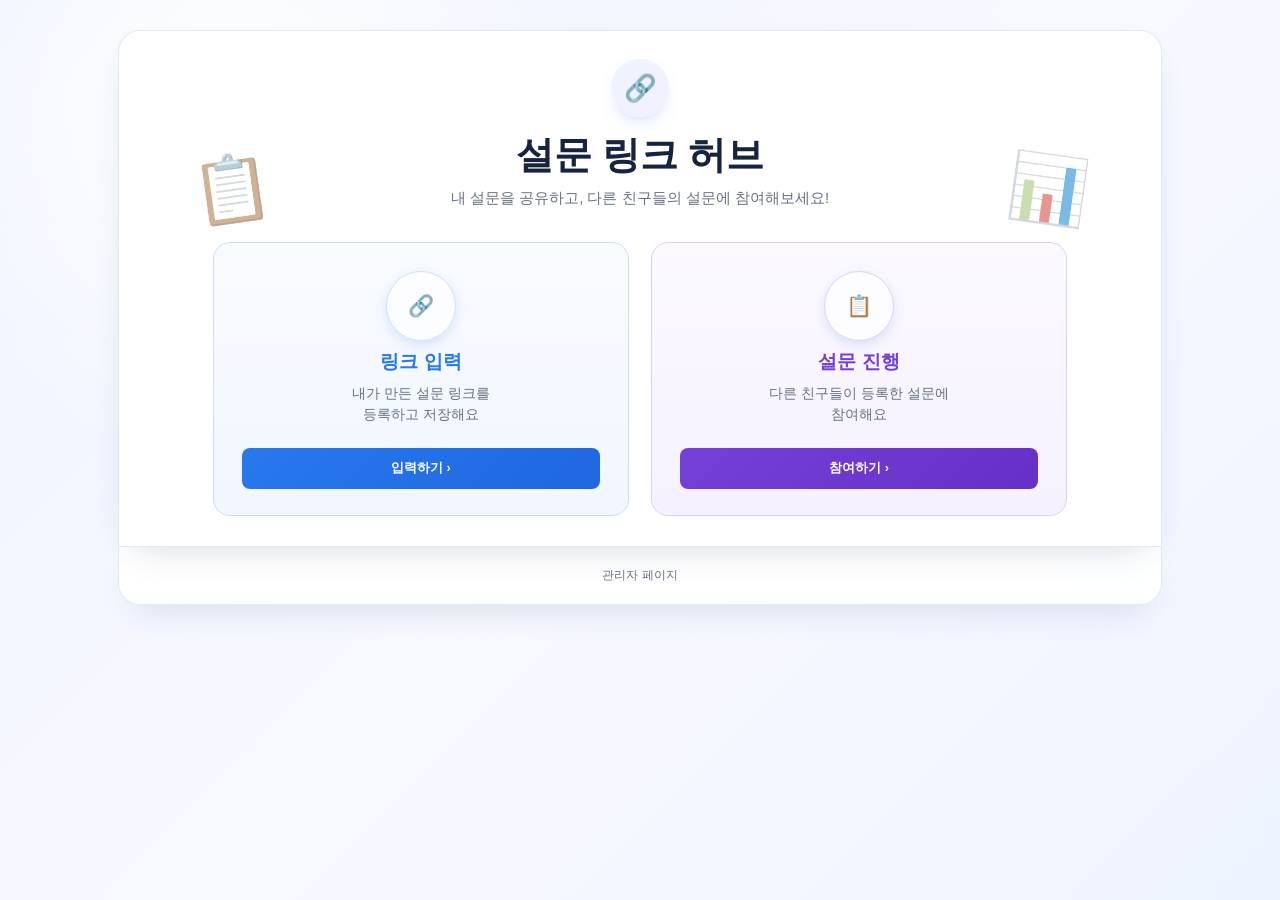
<file: index.html>
<!doctype html>
<html lang="ko">
<head>
  <meta charset="UTF-8" />
  <meta name="viewport" content="width=device-width, initial-scale=1.0" />
  <title>설문 링크 허브</title>
  <link rel="stylesheet" href="assets/style.css" />
</head>
<body class="home-page">
  <div class="wrap">
    <div class="hero-card">
      <div class="hero-icon">🔗</div>
      <h1>설문 링크 허브</h1>
      <p>내 설문을 공유하고, 다른 친구들의 설문에 참여해보세요!</p>

      <div class="home-buttons">
        <a class="home-btn blue" href="link-input.html">
          <span class="home-btn-icon">🔗</span>
          <span class="home-btn-title">링크 입력</span>
          <span class="home-btn-desc">내가 만든 설문 링크를<br />등록하고 저장해요</span>
          <span class="pill-btn blue">입력하기 ›</span>
        </a>
        <a class="home-btn purple" href="survey.html">
          <span class="home-btn-icon">📋</span>
          <span class="home-btn-title">설문 진행</span>
          <span class="home-btn-desc">다른 친구들이 등록한 설문에<br />참여해요</span>
          <span class="pill-btn purple">참여하기 ›</span>
        </a>
      </div>
    </div>

    <div class="hero-footer">
      <a href="admin.html" style="color:inherit;text-decoration:none;">관리자 페이지</a>
    </div>
  </div>
</body>
</html>
</file>
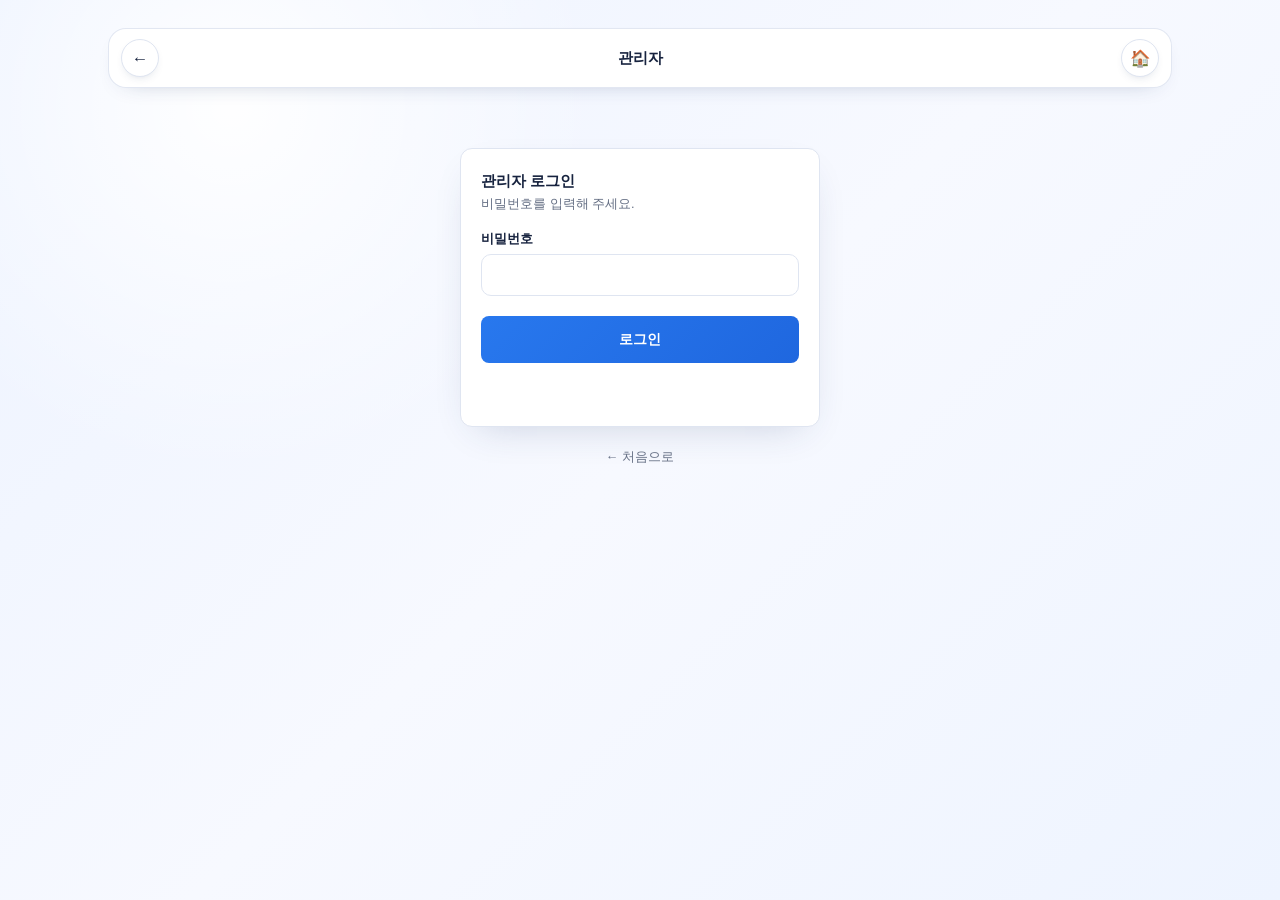
<file: admin.html>
<!doctype html>
<html lang="ko">
<head>
  <meta charset="UTF-8" />
  <meta name="viewport" content="width=device-width, initial-scale=1.0" />
  <title>관리자 - 설문 링크 허브</title>
  <link rel="stylesheet" href="assets/style.css" />
</head>
<body class="sub-page admin-page">
  <div class="wrap">
    <div class="topbar">
      <a class="icon-btn" href="index.html" aria-label="뒤로">←</a>
      <h1>관리자</h1>
      <a class="icon-btn" href="index.html" aria-label="처음으로">🏠</a>
    </div>

    <div class="card admin-login" id="loginCard">
      <h2>관리자 로그인</h2>
      <p class="card-sub">비밀번호를 입력해 주세요.</p>
      <form id="loginForm">
        <div class="field">
          <label for="pwInput">비밀번호</label>
          <input type="password" id="pwInput" required />
        </div>
        <button class="submit-btn" type="submit">로그인</button>
      </form>
      <p class="msg" id="loginMsg"></p>
    </div>

    <div id="dashboard" style="display:none;">
      <div class="card">
        <h2>반별 등록 현황</h2>
        <p class="card-sub">학급별로 설문 링크를 등록한 학생 수입니다.</p>
        <div class="class-summary" id="classSummary"></div>
      </div>

      <div class="card">
        <h2>전체 등록 목록 <span class="badge-count" id="totalBadge">0건</span></h2>
        <p class="card-sub">각 설문의 참여 완료 인원을 확인할 수 있습니다.</p>
        <div class="table-scroll">
          <table class="admin-table" id="entryTable">
            <thead>
              <tr>
                <th>학년</th><th>반</th><th>번호</th><th>이름</th>
                <th>설문 제목</th><th>링크</th><th>참여 완료</th><th>등록일</th><th>관리</th>
              </tr>
            </thead>
            <tbody id="entryBody"></tbody>
          </table>
        </div>
      </div>
    </div>

    <div class="footer-link">
      <a href="index.html">← 처음으로</a>
    </div>
  </div>

  <script type="module">
    import { createClient } from "https://esm.sh/@supabase/supabase-js@2";
    import { SUPABASE_URL, SUPABASE_ANON_KEY } from "./assets/supabase-config.js";

    const supabase = createClient(SUPABASE_URL, SUPABASE_ANON_KEY);

    const loginForm = document.getElementById("loginForm");
    const loginMsg = document.getElementById("loginMsg");
    const loginCard = document.getElementById("loginCard");
    const dashboard = document.getElementById("dashboard");
    const classSummary = document.getElementById("classSummary");
    const entryBody = document.getElementById("entryBody");
    const totalBadge = document.getElementById("totalBadge");
    const ADMIN_PASSWORD_KEY = "samu_admin_password";
    const REFRESH_INTERVAL_MS = 5000;

    let adminPassword = "";
    let refreshTimer = null;
    let isRefreshing = false;
    let allRows = [];
    let selectedClassKey = "";

    function escapeHtml(str) {
      return String(str).replace(/[&<>"']/g, (c) => ({
        "&": "&amp;", "<": "&lt;", ">": "&gt;", '"': "&quot;", "'": "&#39;",
      }[c]));
    }

    function formatDate(iso) {
      const d = new Date(iso);
      return `${d.getFullYear()}.${String(d.getMonth() + 1).padStart(2, "0")}.${String(d.getDate()).padStart(2, "0")}`;
    }

    function rowClassKey(row) {
      return `${row.grade}|${row.class_name}`;
    }

    function sortRows(rows) {
      return [...rows].sort((a, b) =>
        String(a.grade).localeCompare(String(b.grade), "ko", { numeric: true }) ||
        String(a.class_name).localeCompare(String(b.class_name), "ko", { numeric: true }) ||
        String(a.student_number).localeCompare(String(b.student_number), "ko", { numeric: true })
      );
    }

    function render(rows) {
      allRows = sortRows(rows);
      const groups = new Map();
      allRows.forEach((r) => {
        const key = rowClassKey(r);
        if (!groups.has(key)) {
          groups.set(key, {
            label: `${r.grade}학년 ${r.class_name}반`,
            count: 0,
          });
        }
        groups.get(key).count += 1;
      });

      if (selectedClassKey && !groups.has(selectedClassKey)) selectedClassKey = "";

      classSummary.innerHTML = "";
      if (groups.size > 0) {
        const allChip = document.createElement("button");
        allChip.type = "button";
        allChip.className = `class-chip${selectedClassKey ? "" : " active"}`;
        allChip.dataset.classKey = "";
        allChip.setAttribute("aria-pressed", String(!selectedClassKey));
        allChip.innerHTML = `<div class="n">${allRows.length}명</div><div class="l">전체 보기</div>`;
        classSummary.appendChild(allChip);
      }

      [...groups.entries()].forEach(([key, group]) => {
        const chip = document.createElement("button");
        chip.type = "button";
        chip.className = `class-chip${selectedClassKey === key ? " active" : ""}`;
        chip.dataset.classKey = key;
        chip.setAttribute("aria-pressed", String(selectedClassKey === key));
        chip.innerHTML = `<div class="n">${group.count}명</div><div class="l">${escapeHtml(group.label)}</div>`;
        classSummary.appendChild(chip);
      });
      if (groups.size === 0) {
        classSummary.innerHTML = `<div class="empty-state" style="grid-column:1/-1;">등록된 학급이 없습니다.</div>`;
      }

      const visibleRows = selectedClassKey
        ? allRows.filter((row) => rowClassKey(row) === selectedClassKey)
        : allRows;

      totalBadge.textContent = selectedClassKey
        ? `${visibleRows.length}건 / 전체 ${allRows.length}건`
        : `${visibleRows.length}건`;
      entryBody.innerHTML = "";
      visibleRows.forEach((r) => {
        const tr = document.createElement("tr");
        tr.innerHTML = `
          <td>${escapeHtml(r.grade)}</td>
          <td>${escapeHtml(r.class_name)}</td>
          <td>${escapeHtml(r.student_number)}</td>
          <td>${escapeHtml(r.student_name)}</td>
          <td>${escapeHtml(r.survey_title)}</td>
          <td><a href="${escapeHtml(r.link)}" target="_blank" rel="noopener noreferrer">바로가기</a></td>
          <td>${r.completed_count || 0}명</td>
          <td>${formatDate(r.created_at)}</td>
          <td><button type="button" class="delete-entry-btn" data-entry-id="${r.id}">삭제</button></td>
        `;
        entryBody.appendChild(tr);
      });
    }

    classSummary.addEventListener("click", (event) => {
      const chip = event.target.closest(".class-chip");
      if (!chip) return;

      const nextKey = chip.dataset.classKey || "";
      selectedClassKey = selectedClassKey === nextKey ? "" : nextKey;
      render(allRows);
    });

    entryBody.addEventListener("click", async (event) => {
      const button = event.target.closest(".delete-entry-btn");
      if (!button) return;

      const row = allRows.find((item) => String(item.id) === button.dataset.entryId);
      if (!row) return;

      const confirmed = window.confirm(
        `${row.grade}학년 ${row.class_name}반 ${row.student_number}번 ${row.student_name} 학생의 설문을 삭제할까요?\n삭제한 데이터는 복구할 수 없습니다.`
      );
      if (!confirmed) return;

      button.disabled = true;
      button.textContent = "삭제 중";
      const { data, error } = await supabase.rpc("delete_survey_link", {
        p_id: row.id,
        p_password: adminPassword,
      });

      if (error || data !== true) {
        window.alert("삭제하지 못했습니다. 잠시 후 다시 시도해 주세요.");
        button.disabled = false;
        button.textContent = "삭제";
        return;
      }

      await refreshDashboard();
    });

    async function refreshDashboard({ showLoginError = false } = {}) {
      if (!adminPassword || isRefreshing) return false;

      isRefreshing = true;
      const { data, error } = await supabase.rpc("admin_dashboard_with_participation", {
        p_password: adminPassword,
      });
      isRefreshing = false;

      if (error) {
        if (showLoginError) {
          loginMsg.textContent = "비밀번호가 올바르지 않습니다.";
          loginMsg.classList.add("error");
        }
        return false;
      }

      loginCard.style.display = "none";
      dashboard.style.display = "block";
      render(data || []);
      return true;
    }

    function startAutoRefresh() {
      if (refreshTimer) clearInterval(refreshTimer);
      refreshTimer = setInterval(() => {
        if (!document.hidden) refreshDashboard();
      }, REFRESH_INTERVAL_MS);
    }

    document.addEventListener("visibilitychange", () => {
      if (!document.hidden && adminPassword) refreshDashboard();
    });

    loginForm.addEventListener("submit", async (e) => {
      e.preventDefault();
      loginMsg.textContent = "";
      loginMsg.className = "msg";

      adminPassword = document.getElementById("pwInput").value;
      const authenticated = await refreshDashboard({ showLoginError: true });

      if (!authenticated) {
        adminPassword = "";
        sessionStorage.removeItem(ADMIN_PASSWORD_KEY);
        return;
      }

      sessionStorage.setItem(ADMIN_PASSWORD_KEY, adminPassword);
      startAutoRefresh();
    });

    async function restoreAdminSession() {
      const savedPassword = sessionStorage.getItem(ADMIN_PASSWORD_KEY);
      if (!savedPassword) return;

      adminPassword = savedPassword;
      const authenticated = await refreshDashboard();
      if (authenticated) {
        startAutoRefresh();
      } else {
        adminPassword = "";
        sessionStorage.removeItem(ADMIN_PASSWORD_KEY);
      }
    }

    restoreAdminSession();
  </script>
</body>
</html>
</file>
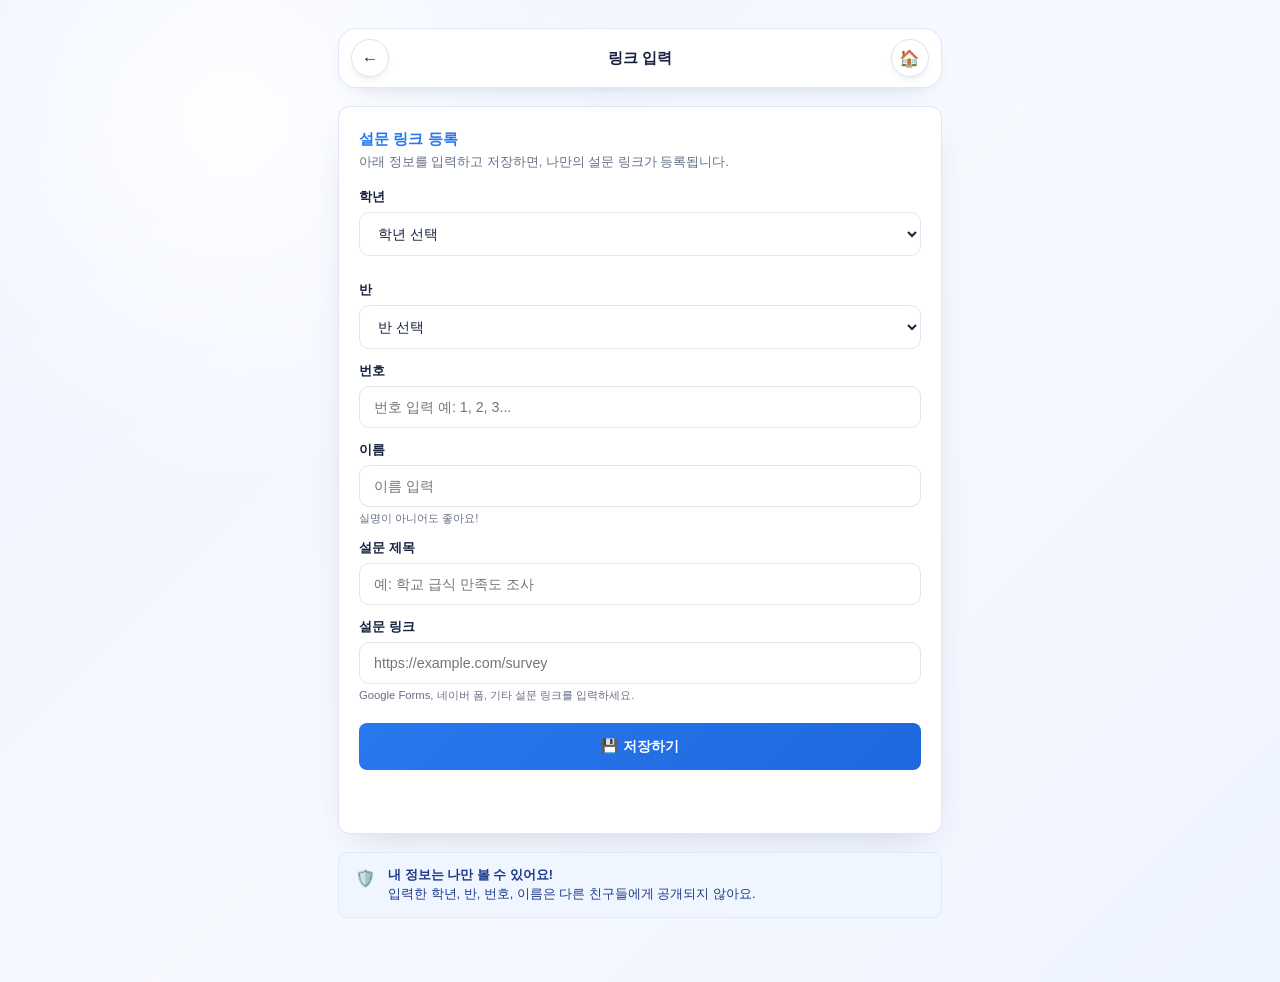
<file: link-input.html>
<!doctype html>
<html lang="ko">
<head>
  <meta charset="UTF-8" />
  <meta name="viewport" content="width=device-width, initial-scale=1.0" />
  <title>링크 입력 - 설문 링크 허브</title>
  <link rel="stylesheet" href="assets/style.css" />
</head>
<body class="sub-page link-page">
  <div class="wrap">
    <div class="topbar">
      <a class="icon-btn" href="index.html" aria-label="뒤로">←</a>
      <h1>링크 입력</h1>
      <a class="icon-btn" href="index.html" aria-label="처음으로">🏠</a>
    </div>

    <div class="card">
      <h2>설문 링크 등록</h2>
      <p class="card-sub">아래 정보를 입력하고 저장하면, 나만의 설문 링크가 등록됩니다.</p>

      <form id="linkForm">
        <div class="field-row">
          <div class="field">
            <label for="gradeInput">학년</label>
            <select id="gradeInput" required>
              <option value="" disabled selected>학년 선택</option>
              <option>1</option>
              <option>2</option>
              <option>3</option>
            </select>
          </div>
          <div class="field">
            <label for="classInput">반</label>
            <select id="classInput" required>
              <option value="" disabled selected>반 선택</option>
              <option>금융</option>
              <option>창업</option>
              <option>유통</option>
            </select>
          </div>
        </div>

        <div class="field">
          <label for="numberInput">번호</label>
          <input type="text" id="numberInput" placeholder="번호 입력 예: 1, 2, 3..." required inputmode="numeric" />
        </div>

        <div class="field">
          <label for="nameInput">이름</label>
          <input type="text" id="nameInput" placeholder="이름 입력" required />
          <div class="field-hint">실명이 아니어도 좋아요!</div>
        </div>

        <div class="field">
          <label for="titleInput">설문 제목</label>
          <input type="text" id="titleInput" placeholder="예: 학교 급식 만족도 조사" required />
        </div>

        <div class="field">
          <label for="linkInput">설문 링크</label>
          <input type="url" id="linkInput" placeholder="https://example.com/survey" required />
          <div class="field-hint">Google Forms, 네이버 폼, 기타 설문 링크를 입력하세요.</div>
        </div>

        <button class="submit-btn" type="submit" id="submitBtn">💾 저장하기</button>
      </form>
      <p class="msg" id="msg"></p>
    </div>

    <div class="info-box">
      <span class="info-icon">🛡️</span>
      <div>
        <b>내 정보는 나만 볼 수 있어요!</b>
        입력한 학년, 반, 번호, 이름은 다른 친구들에게 공개되지 않아요.
      </div>
    </div>
  </div>

  <script type="module">
    import { createClient } from "https://esm.sh/@supabase/supabase-js@2";
    import { SUPABASE_URL, SUPABASE_ANON_KEY } from "./assets/supabase-config.js";

    const supabase = createClient(SUPABASE_URL, SUPABASE_ANON_KEY);

    const form = document.getElementById("linkForm");
    const msg = document.getElementById("msg");
    const submitBtn = document.getElementById("submitBtn");

    form.addEventListener("submit", async (e) => {
      e.preventDefault();
      msg.textContent = "";
      msg.className = "msg";

      const grade = document.getElementById("gradeInput").value;
      const class_name = document.getElementById("classInput").value;
      const student_number = document.getElementById("numberInput").value.trim();
      const student_name = document.getElementById("nameInput").value.trim();
      const survey_title = document.getElementById("titleInput").value.trim();
      const link = document.getElementById("linkInput").value.trim();

      if (!grade || !class_name || !student_number || !student_name || !survey_title || !link) return;
      if (!/^https?:\/\//i.test(link)) {
        msg.textContent = "설문 링크는 http:// 또는 https:// 로 시작해야 합니다.";
        msg.classList.add("error");
        return;
      }

      submitBtn.disabled = true;
      submitBtn.textContent = "등록 중...";

      const { error } = await supabase
        .from("survey_links")
        .insert([{ grade, class_name, student_number, student_name, survey_title, link }]);

      submitBtn.disabled = false;
      submitBtn.textContent = "💾 저장하기";

      if (error) {
        msg.textContent = "등록에 실패했습니다: " + error.message;
        msg.classList.add("error");
        return;
      }

      msg.textContent = "설문 링크가 등록되었습니다! 감사합니다.";
      msg.classList.add("success");
      form.reset();
    });
  </script>
</body>
</html>
</file>
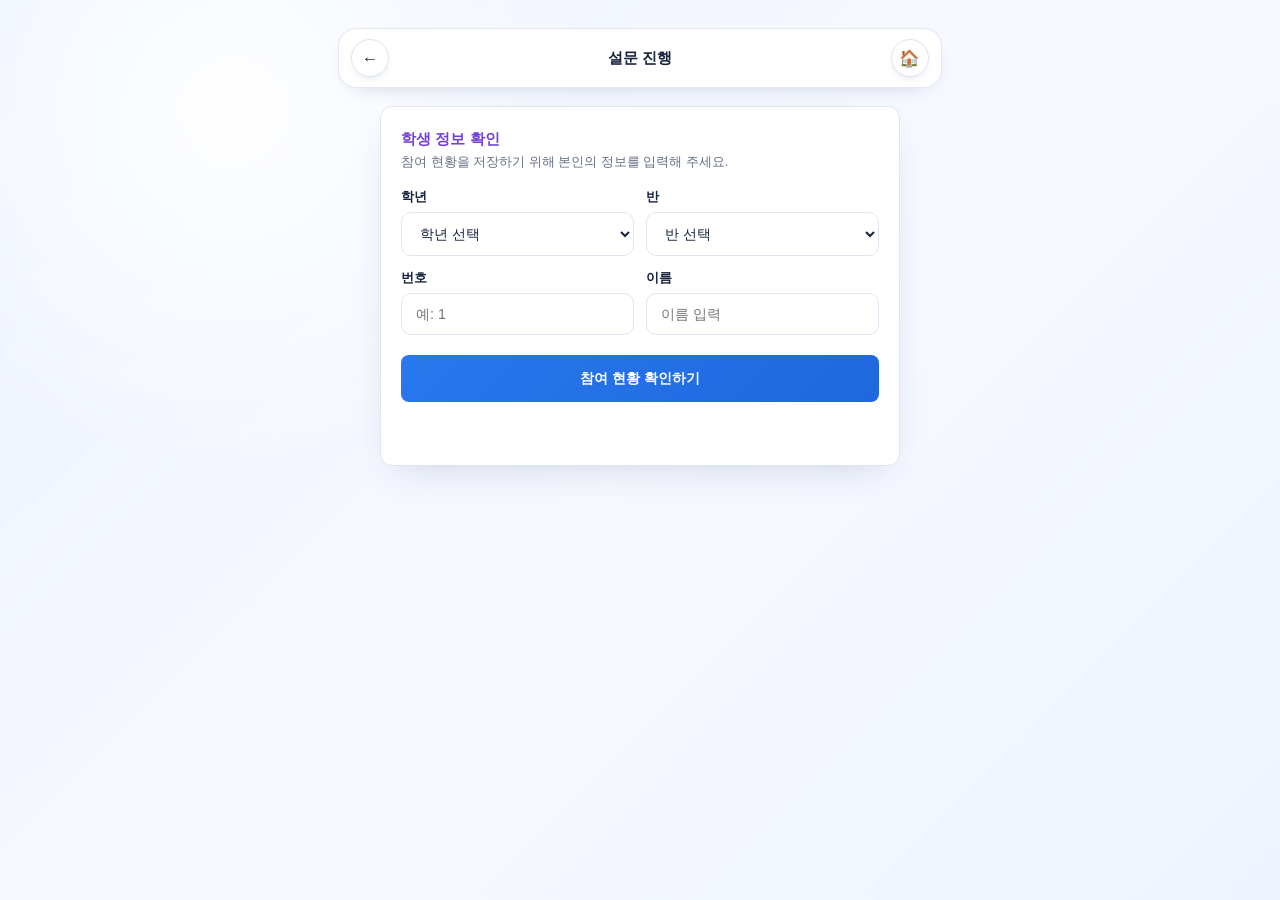
<file: survey.html>
<!doctype html>
<html lang="ko">
<head>
  <meta charset="UTF-8" />
  <meta name="viewport" content="width=device-width, initial-scale=1.0" />
  <title>설문 진행 - 설문 링크 허브</title>
  <link rel="stylesheet" href="assets/style.css" />
</head>
<body class="sub-page survey-page">
  <div class="wrap">
    <div class="topbar">
      <a class="icon-btn" href="index.html" aria-label="뒤로">←</a>
      <h1>설문 진행</h1>
      <a class="icon-btn" href="index.html" aria-label="처음으로">🏠</a>
    </div>

    <div class="card survey-identity-card" id="identityCard">
      <h2>학생 정보 확인</h2>
      <p class="card-sub">참여 현황을 저장하기 위해 본인의 정보를 입력해 주세요.</p>
      <form id="identityForm">
        <div class="survey-identity-grid">
          <div class="field">
            <label for="gradeInput">학년</label>
            <select id="gradeInput" required>
              <option value="" disabled selected>학년 선택</option>
              <option>1</option><option>2</option><option>3</option>
            </select>
          </div>
          <div class="field">
            <label for="classInput">반</label>
            <select id="classInput" required>
              <option value="" disabled selected>반 선택</option>
              <option>금융</option><option>창업</option><option>유통</option>
            </select>
          </div>
          <div class="field">
            <label for="numberInput">번호</label>
            <input type="text" id="numberInput" inputmode="numeric" placeholder="예: 1" required />
          </div>
          <div class="field">
            <label for="nameInput">이름</label>
            <input type="text" id="nameInput" placeholder="이름 입력" required />
          </div>
        </div>
        <button class="submit-btn" type="submit">참여 현황 확인하기</button>
      </form>
      <p class="msg" id="identityMsg"></p>
    </div>

    <div id="surveyDashboard" style="display:none;">
      <div class="card survey-progress-card">
        <div class="survey-student-head">
          <div>
            <h2 id="studentLabel">나의 참여 현황</h2>
            <p class="card-sub">설문 참여 상태는 자동으로 저장됩니다.</p>
          </div>
          <button class="student-change-btn" type="button" id="changeStudentBtn">학생 정보 변경</button>
        </div>
        <div class="survey-progress-count" id="progressCount">전체 0개 · 완료 0개 · 미참여 0개</div>
        <div class="survey-progress-track" aria-hidden="true"><span id="progressBar"></span></div>
        <div class="survey-filters" id="surveyFilters" aria-label="설문 참여 상태 필터">
          <button type="button" class="survey-filter active" data-filter="all">전체</button>
          <button type="button" class="survey-filter" data-filter="pending">미참여</button>
          <button type="button" class="survey-filter" data-filter="completed">참여 완료</button>
        </div>
      </div>

      <div class="card">
        <h2>참여 가능한 설문 목록</h2>
        <p class="card-sub">설문을 연 뒤 이 페이지로 돌아와 ‘참여 완료’를 눌러 주세요.</p>

        <div class="survey-list" id="surveyList"></div>
        <div class="empty-state" id="emptyState" style="display:none;">아직 등록된 설문이 없습니다.</div>
      </div>

      <div class="info-box purple">
        <span class="info-icon">ℹ️</span>
        <div>
          <b>참여 상태 안내</b>
          설문 링크를 열면 ‘참여 중’, 완료 버튼을 누르면 ‘참여 완료’로 표시됩니다. 설문 응답 자체는 익명으로 유지됩니다.
        </div>
      </div>
    </div>
  </div>

  <script type="module">
    import { createClient } from "https://esm.sh/@supabase/supabase-js@2";
    import { SUPABASE_URL, SUPABASE_ANON_KEY } from "./assets/supabase-config.js";

    const supabase = createClient(SUPABASE_URL, SUPABASE_ANON_KEY);

    const STUDENT_STORAGE_KEY = "samu_survey_student";

    const identityCard = document.getElementById("identityCard");
    const identityForm = document.getElementById("identityForm");
    const identityMsg = document.getElementById("identityMsg");
    const dashboard = document.getElementById("surveyDashboard");
    const studentLabel = document.getElementById("studentLabel");
    const changeStudentBtn = document.getElementById("changeStudentBtn");
    const progressCount = document.getElementById("progressCount");
    const progressBar = document.getElementById("progressBar");
    const filtersEl = document.getElementById("surveyFilters");
    const listEl = document.getElementById("surveyList");
    const emptyEl = document.getElementById("emptyState");

    let student = null;
    let surveys = [];
    let participation = new Map();
    let activeFilter = "all";

    function formatDate(iso) {
      const d = new Date(iso);
      return `${d.getFullYear()}.${String(d.getMonth() + 1).padStart(2, "0")}.${String(d.getDate()).padStart(2, "0")}`;
    }

    function escapeHtml(str) {
      return String(str).replace(/[&<>"']/g, (c) => ({
        "&": "&amp;", "<": "&lt;", ">": "&gt;", '"': "&quot;", "'": "&#39;",
      }[c]));
    }

    function studentParams() {
      return {
        p_grade: student.grade,
        p_class_name: student.className,
        p_student_number: student.number,
        p_student_name: student.name,
      };
    }

    function renderProgress() {
      const completed = surveys.filter((row) => participation.get(row.id) === "completed").length;
      const pending = surveys.length - completed;
      const percent = surveys.length ? Math.round((completed / surveys.length) * 100) : 0;
      progressCount.textContent = `전체 ${surveys.length}개 · 완료 ${completed}개 · 미참여 ${pending}개`;
      progressBar.style.width = `${percent}%`;
    }

    function filteredSurveys() {
      if (activeFilter === "completed") {
        return surveys.filter((row) => participation.get(row.id) === "completed");
      }
      if (activeFilter === "pending") {
        return surveys.filter((row) => participation.get(row.id) !== "completed");
      }
      return surveys;
    }

    function renderList() {
      renderProgress();
      const visibleSurveys = filteredSurveys();
      listEl.innerHTML = "";
      emptyEl.style.display = visibleSurveys.length ? "none" : "block";
      emptyEl.textContent = surveys.length
        ? "이 조건에 해당하는 설문이 없습니다."
        : "아직 등록된 설문이 없습니다.";

      visibleSurveys.forEach((row) => {
        const status = participation.get(row.id) || "pending";
        const statusLabel = status === "completed" ? "참여 완료" : status === "started" ? "참여 중" : "미참여";
        const el = document.createElement("div");
        el.className = `survey-row status-${status}`;
        el.innerHTML = `
          <span class="survey-row-icon">📄</span>
          <span class="survey-row-body">
            <span class="survey-row-title">${escapeHtml(row.survey_title)}</span>
            <span class="survey-row-meta"><span class="survey-status status-${status}">${statusLabel}</span> · 등록일 ${formatDate(row.created_at)}</span>
          </span>
          <span class="survey-row-actions">
            <a class="pill-btn purple survey-open-btn" href="${escapeHtml(row.link)}" target="_blank" rel="noopener noreferrer" data-id="${row.id}">${status === "completed" ? "다시 열기" : "참여하기"}</a>
            ${status === "completed" ? "" : `<button type="button" class="survey-complete-btn" data-id="${row.id}">참여 완료</button>`}
          </span>
        `;
        el.querySelector(".survey-open-btn").addEventListener("click", () => {
          supabase.rpc("increment_survey_click", { p_id: row.id });
          if (!participation.has(row.id)) saveStatus(row.id, "started");
        });
        listEl.appendChild(el);
      });
    }

    async function saveStatus(surveyId, status) {
      const { error } = await supabase.rpc("save_survey_participation", {
        ...studentParams(),
        p_survey_id: surveyId,
        p_status: status,
      });
      if (error) {
        window.alert("참여 상태를 저장하지 못했습니다. 잠시 후 다시 시도해 주세요.");
        return false;
      }
      participation.set(surveyId, status);
      renderList();
      return true;
    }

    listEl.addEventListener("click", async (event) => {
      const button = event.target.closest(".survey-complete-btn");
      if (!button) return;
      button.disabled = true;
      button.textContent = "저장 중";
      await saveStatus(Number(button.dataset.id), "completed");
    });

    filtersEl.addEventListener("click", (event) => {
      const button = event.target.closest(".survey-filter");
      if (!button) return;
      activeFilter = button.dataset.filter;
      filtersEl.querySelectorAll(".survey-filter").forEach((item) => {
        item.classList.toggle("active", item === button);
      });
      renderList();
    });

    async function loadDashboard() {
      listEl.innerHTML = `<div class="empty-state">참여 현황을 불러오는 중입니다.</div>`;
      emptyEl.style.display = "none";
      const [surveyResult, participationResult] = await Promise.all([
        supabase
          .from("public_survey_links")
          .select("id, survey_title, link, created_at")
          .order("created_at", { ascending: false }),
        supabase.rpc("get_survey_participation", studentParams()),
      ]);

      if (surveyResult.error || participationResult.error) {
        listEl.innerHTML = "";
        emptyEl.style.display = "block";
        emptyEl.textContent = "참여 현황을 불러오지 못했습니다. 잠시 후 다시 시도해 주세요.";
        return;
      }

      surveys = surveyResult.data || [];
      participation = new Map(
        (participationResult.data || []).map((row) => [row.survey_id, row.status])
      );
      renderList();
    }

    async function openDashboard(nextStudent) {
      student = nextStudent;
      localStorage.setItem(STUDENT_STORAGE_KEY, JSON.stringify(student));
      studentLabel.textContent = `${student.grade}학년 ${student.className}반 ${student.number}번 ${student.name}`;
      identityCard.style.display = "none";
      dashboard.style.display = "block";
      await loadDashboard();
    }

    identityForm.addEventListener("submit", (event) => {
      event.preventDefault();
      identityMsg.textContent = "";
      openDashboard({
        grade: document.getElementById("gradeInput").value,
        className: document.getElementById("classInput").value,
        number: document.getElementById("numberInput").value.trim(),
        name: document.getElementById("nameInput").value.trim(),
      });
    });

    changeStudentBtn.addEventListener("click", () => {
      localStorage.removeItem(STUDENT_STORAGE_KEY);
      student = null;
      dashboard.style.display = "none";
      identityCard.style.display = "block";
      document.getElementById("gradeInput").focus();
    });

    function restoreStudent() {
      try {
        const saved = JSON.parse(localStorage.getItem(STUDENT_STORAGE_KEY));
        if (!saved?.grade || !saved?.className || !saved?.number || !saved?.name) return;
        openDashboard(saved);
      } catch {
        localStorage.removeItem(STUDENT_STORAGE_KEY);
      }
    }

    restoreStudent();
  </script>
</body>
</html>
</file>
<file: assets/style.css>
:root {
  --bg-a: #edf3ff;
  --bg-b: #f7f9ff;
  --bg-c: #eef4ff;
  --card-bg: #ffffff;
  --text: #17233f;
  --muted: #667085;
  --border: #dfe5f1;
  --blue: #2878ee;
  --blue-dark: #1f67df;
  --purple: #7540d7;
  --purple-dark: #6630c8;
  --danger: #dc2626;
  --success: #16a34a;
  --shadow: 0 14px 38px -18px rgba(36, 58, 104, 0.24);
}

* {
  box-sizing: border-box;
}

html {
  font-size: 15px;
}

body {
  margin: 0;
  min-height: 100vh;
  font-family: -apple-system, BlinkMacSystemFont, "Segoe UI", "Apple SD Gothic Neo",
    "Noto Sans KR", Roboto, sans-serif;
  background:
    radial-gradient(circle at 18% 12%, rgba(255,255,255,.95), transparent 28%),
    linear-gradient(135deg, var(--bg-a) 0%, var(--bg-b) 50%, var(--bg-c) 100%);
  color: var(--text);
}

.wrap {
  max-width: 640px;
  margin: 0 auto;
  padding: 28px 18px 64px;
}

.home-page .wrap {
  max-width: 1080px;
  padding-top: 30px;
}

/* Top bar (sub-pages) */
.topbar {
  display: flex;
  align-items: center;
  justify-content: space-between;
  padding: 10px 12px;
  margin-bottom: 18px;
  background: rgba(255,255,255,.96);
  border: 1px solid rgba(223,229,241,.9);
  border-radius: 18px;
  box-shadow: 0 8px 24px -18px rgba(30,55,100,.45);
}

.icon-btn {
  display: inline-flex;
  align-items: center;
  justify-content: center;
  width: 38px;
  height: 38px;
  border-radius: 999px;
  background: var(--card-bg);
  border: 1px solid var(--border);
  color: var(--text);
  text-decoration: none;
  font-size: 1.1rem;
  box-shadow: 0 4px 12px -8px rgba(30,55,100,.45);
}

.topbar h1 {
  font-size: 1rem;
  font-weight: 600;
  margin: 0;
}

/* Hero card (home page) */
.hero-card {
  background: var(--card-bg);
  border: 1px solid rgba(223,229,241,.85);
  border-radius: 22px 22px 0 0;
  box-shadow: var(--shadow);
  padding: 28px 9% 30px;
  text-align: center;
  margin-top: 0;
  position: relative;
  overflow: hidden;
}

.hero-card::before,
.hero-card::after {
  position: absolute;
  top: 120px;
  font-size: 4.3rem;
  opacity: .58;
  filter: saturate(.8);
  transform: rotate(-8deg);
}

.hero-card::before {
  content: "📋";
  left: 7%;
}

.hero-card::after {
  content: "📊";
  right: 7%;
  transform: rotate(8deg);
}

.hero-icon {
  width: 58px;
  height: 58px;
  margin: 0 auto 14px;
  border-radius: 999px;
  display: flex;
  align-items: center;
  justify-content: center;
  font-size: 1.75rem;
  background: linear-gradient(135deg, #edf5ff, #f3efff);
  box-shadow: 0 8px 20px -12px rgba(37,99,235,.55);
}

.hero-card h1 {
  font-size: clamp(1.85rem, 4vw, 2.5rem);
  font-weight: 700;
  margin: 0 0 8px;
}

.hero-card > p {
  color: var(--muted);
  margin: 0 0 34px;
  font-size: 1rem;
}

.home-buttons {
  display: flex;
  gap: 22px;
  flex-wrap: wrap;
}

.home-btn {
  flex: 1 1 220px;
  display: flex;
  flex-direction: column;
  align-items: center;
  text-align: center;
  gap: 8px;
  background: linear-gradient(180deg, #f8fbff, #f1f6ff);
  border: 1px solid #ccdcf4;
  border-radius: 17px;
  padding: 28px 28px 26px;
  text-decoration: none;
  color: var(--text);
  transition: transform 0.12s ease, box-shadow 0.12s ease;
}

.home-btn.purple {
  background: linear-gradient(180deg, #fbf9ff, #f6f1ff);
  border-color: #ddd0f3;
}

.home-btn:hover {
  transform: translateY(-3px);
  box-shadow: var(--shadow);
}

.home-btn-icon {
  width: 70px;
  height: 70px;
  border-radius: 999px;
  display: flex;
  align-items: center;
  justify-content: center;
  font-size: 1.4rem;
  background: rgba(255,255,255,.72);
  border: 1px solid #cfe0fb;
  box-shadow: 0 4px 12px rgba(37, 99, 235, 0.15);
}

.home-btn.purple .home-btn-icon {
  border-color: #dfd0f8;
}

.home-btn-title {
  font-size: 1.25rem;
  font-weight: 600;
}

.home-btn.blue .home-btn-title {
  color: var(--blue);
}

.home-btn.purple .home-btn-title {
  color: var(--purple);
}

.home-btn-desc {
  color: var(--muted);
  font-size: 0.92rem;
  line-height: 1.55;
}

.pill-btn {
  display: inline-flex;
  align-items: center;
  gap: 6px;
  margin-top: 10px;
  padding: 10px 20px;
  border-radius: 8px;
  border: none;
  font-weight: 600;
  font-size: 0.85rem;
  color: #fff;
  cursor: pointer;
}

.home-btn .pill-btn {
  width: 100%;
  justify-content: center;
  margin-top: 14px;
  padding: 12px 20px;
}

.pill-btn.blue {
  background: linear-gradient(135deg, var(--blue), var(--blue-dark));
}

.pill-btn.purple {
  background: linear-gradient(135deg, var(--purple), var(--purple-dark));
}

.hero-footer {
  text-align: center;
  color: var(--muted);
  font-size: 0.8rem;
  margin-top: 0;
  padding: 20px;
  background: rgba(255,255,255,.93);
  border: 1px solid rgba(223,229,241,.85);
  border-top: 0;
  border-radius: 0 0 22px 22px;
  box-shadow: var(--shadow);
}

/* Generic content card */
.card {
  background: var(--card-bg);
  border: 1px solid var(--border);
  border-radius: 12px;
  box-shadow: var(--shadow);
  padding: 22px 20px;
  margin-bottom: 18px;
}

.card h2 {
  font-size: 1.03rem;
  font-weight: 600;
  margin: 0 0 4px;
}

.link-page .card h2 { color: var(--blue); }
.survey-page .card h2 { color: var(--purple); }

.card .card-sub {
  color: var(--muted);
  font-size: 0.85rem;
  margin: 0 0 18px;
}

/* Form fields */
.field {
  margin-bottom: 14px;
}

.field label {
  display: block;
  font-size: 0.85rem;
  font-weight: 600;
  color: var(--text);
  margin-bottom: 6px;
}

.field-hint {
  font-size: 0.75rem;
  color: var(--muted);
  margin-top: 4px;
}

.field input,
.field select {
  width: 100%;
  padding: 12px 14px;
  border: 1px solid var(--border);
  border-radius: 10px;
  font-size: 0.95rem;
  outline: none;
  background: #fff;
  color: var(--text);
  font-family: inherit;
}

.field input:focus,
.field select:focus {
  border-color: var(--blue);
}

.field-row {
  display: grid;
  grid-template-columns: 1fr;
  gap: 12px;
}

.submit-btn {
  width: 100%;
  padding: 14px;
  font-size: 0.94rem;
  border: none;
  border-radius: 8px;
  background: linear-gradient(135deg, var(--blue), var(--blue-dark));
  color: #fff;
  font-weight: 600;
  cursor: pointer;
  margin-top: 6px;
}

.submit-btn:disabled {
  opacity: 0.6;
  cursor: default;
}

.msg {
  min-height: 1.2em;
  margin-top: 12px;
  font-size: 0.88rem;
  font-weight: 600;
}

.msg.success {
  color: var(--success);
}

.msg.error {
  color: var(--danger);
}

/* Info box */
.info-box {
  display: flex;
  gap: 12px;
  align-items: flex-start;
  background: #eff6ff;
  border: 1px solid #dbeafe;
  border-radius: 9px;
  padding: 14px 16px;
  font-size: 0.85rem;
  color: #1e3a8a;
}

.info-box.purple {
  background: #f5f3ff;
  border-color: #ede9fe;
  color: #4c1d95;
}

.info-box .info-icon {
  font-size: 1.1rem;
  line-height: 1.4;
}

.info-box b {
  display: block;
  margin-bottom: 2px;
}

/* Survey list */
.survey-list {
  display: flex;
  flex-direction: column;
  gap: 0;
  border: 1px solid var(--border);
  border-radius: 10px;
  overflow: hidden;
}

.survey-row {
  display: flex;
  align-items: center;
  gap: 12px;
  border: 0;
  border-bottom: 1px solid var(--border);
  border-radius: 0;
  padding: 14px 16px;
}

.survey-row:last-child { border-bottom: 0; }

.survey-row-icon {
  width: 38px;
  height: 38px;
  flex: none;
  border-radius: 10px;
  background: #f4efff;
  color: var(--purple);
  display: flex;
  align-items: center;
  justify-content: center;
  font-size: 1.05rem;
}

.survey-row-body {
  flex: 1;
  min-width: 0;
}

.survey-row-title {
  font-weight: 600;
  font-size: 0.93rem;
  overflow: hidden;
  text-overflow: ellipsis;
  white-space: nowrap;
}

.survey-row .pill-btn,
.survey-complete-btn,
.student-change-btn,
.survey-filter {
  display: inline-flex;
  align-items: center;
  justify-content: center;
  min-height: 34px;
  margin-top: 0;
  padding: 8px 14px;
  border: 1px solid;
  border-radius: 8px;
  font: inherit;
  font-size: .76rem;
  font-weight: 600;
  line-height: 1;
  text-decoration: none;
  white-space: nowrap;
  cursor: pointer;
  transition: background-color .15s ease, border-color .15s ease, color .15s ease;
}

.survey-row .pill-btn {
  border-color: #bfdbfe;
  background: #eff6ff;
  color: #1d4ed8;
}

.survey-row .pill-btn:hover {
  border-color: #93c5fd;
  background: #dbeafe;
}

.survey-row-meta {
  color: var(--muted);
  font-size: 0.78rem;
  margin-top: 2px;
}

.survey-identity-card {
  max-width: 520px;
  margin-left: auto;
  margin-right: auto;
}

.survey-identity-grid {
  display: grid;
  grid-template-columns: 1fr 1fr;
  gap: 0 12px;
}

.survey-student-head {
  display: flex;
  align-items: flex-start;
  justify-content: space-between;
  gap: 14px;
}

.student-change-btn {
  flex: none;
  border-color: #cbd5e1;
  background: #f8fafc;
  color: #334155;
}

.student-change-btn:hover {
  border-color: #94a3b8;
  background: #f1f5f9;
}

.survey-progress-count {
  color: var(--text);
  font-size: .85rem;
  font-weight: 600;
  margin-bottom: 9px;
}

.survey-progress-track {
  height: 9px;
  overflow: hidden;
  border-radius: 999px;
  background: #ede9fe;
}

.survey-progress-track span {
  display: block;
  width: 0;
  height: 100%;
  border-radius: inherit;
  background: linear-gradient(90deg, var(--purple), #9b6ae4);
  transition: width .2s ease;
}

.survey-filters {
  display: flex;
  gap: 8px;
  margin-top: 16px;
}

.survey-filter {
  border-color: #cbd5e1;
  background: #f8fafc;
  color: #475569;
}

.survey-filter[data-filter="all"] {
  border-color: #bfdbfe;
  background: #eff6ff;
  color: #1d4ed8;
}

.survey-filter[data-filter="pending"] {
  border-color: #bae6fd;
  background: #f0f9ff;
  color: #0369a1;
}

.survey-filter[data-filter="completed"] {
  border-color: #c7d2fe;
  background: #eef2ff;
  color: #4338ca;
}

.survey-filter.active {
  box-shadow: inset 0 0 0 1px currentColor;
}

.survey-filter:hover {
  filter: brightness(.97);
}

.survey-row-actions {
  display: flex;
  align-items: center;
  gap: 7px;
  flex: none;
}

.survey-complete-btn {
  border-color: #7dd3fc;
  background: #e0f2fe;
  color: #0369a1;
}

.survey-complete-btn:hover {
  border-color: #38bdf8;
  background: #bae6fd;
}

.survey-complete-btn:disabled {
  cursor: wait;
  opacity: .6;
}

.survey-status {
  font-weight: 600;
}

.survey-status.status-pending { color: var(--muted); }
.survey-status.status-started { color: #d97706; }
.survey-status.status-completed { color: #15803d; }

.survey-row.status-completed {
  background: #fbfefc;
}

@media (max-width: 560px) {
  .survey-identity-grid {
    grid-template-columns: 1fr;
  }

  .survey-student-head {
    display: block;
  }

  .student-change-btn {
    margin-bottom: 14px;
  }

  .survey-filters {
    display: grid;
    grid-template-columns: repeat(3, 1fr);
  }

  .survey-filter {
    padding-left: 6px;
    padding-right: 6px;
  }

  .survey-row {
    align-items: flex-start;
    flex-wrap: wrap;
  }

  .survey-row-body {
    width: calc(100% - 50px);
  }

  .survey-row-actions {
    width: 100%;
    padding-left: 50px;
  }

  .survey-row-actions .pill-btn,
  .survey-complete-btn {
    flex: 1;
    justify-content: center;
    text-align: center;
  }
}

.empty-state {
  text-align: center;
  color: var(--muted);
  padding: 40px 0;
}

/* Admin */
.admin-login {
  max-width: 360px;
  margin: 60px auto 0;
}

.admin-page .wrap {
  max-width: 1100px;
}

@media (max-width: 760px) {
  .home-page .wrap { padding-top: 18px; }
  .hero-card { padding: 30px 22px 26px; }
  .hero-card::before,
  .hero-card::after { display: none; }
  .home-buttons { gap: 14px; }
  .home-btn { flex-basis: 100%; }
}

@media (max-width: 480px) {
  .wrap { padding: 14px 10px 40px; }
  .topbar { border-radius: 14px; }
  .card { padding: 20px 16px; }
  .survey-row { gap: 10px; padding: 12px; }
  .survey-row .pill-btn { padding: 8px 10px; font-size: .8rem; }
}

.class-summary {
  display: grid;
  grid-template-columns: repeat(auto-fill, minmax(120px, 1fr));
  gap: 10px;
  margin-bottom: 6px;
}

.class-chip {
  appearance: none;
  width: 100%;
  background: #fff;
  font: inherit;
  cursor: pointer;
  border: 1px solid var(--border);
  border-radius: 12px;
  padding: 10px 12px;
  text-align: center;
  transition: border-color .15s ease, background-color .15s ease, box-shadow .15s ease;
}

.class-chip:hover {
  border-color: var(--blue);
  background: #f8fbff;
}

.class-chip:focus-visible {
  outline: 3px solid rgba(37, 99, 235, .18);
  outline-offset: 2px;
}

.class-chip.active {
  border-color: var(--blue);
  background: #eff6ff;
  box-shadow: inset 0 0 0 1px var(--blue);
}

.class-chip .n {
  font-weight: 700;
  font-size: 1.12rem;
  color: var(--blue);
}

.class-chip .l {
  font-size: 0.75rem;
  color: var(--muted);
  margin-top: 2px;
}

table.admin-table {
  width: 100%;
  table-layout: fixed;
  border-collapse: collapse;
  font-size: 0.85rem;
}

table.admin-table th:nth-child(1),
table.admin-table td:nth-child(1) { width: 6%; }
table.admin-table th:nth-child(2),
table.admin-table td:nth-child(2) { width: 8%; }
table.admin-table th:nth-child(3),
table.admin-table td:nth-child(3) { width: 7%; }
table.admin-table th:nth-child(4),
table.admin-table td:nth-child(4) { width: 10%; }
table.admin-table th:nth-child(5),
table.admin-table td:nth-child(5) { width: 23%; }
table.admin-table th:nth-child(6),
table.admin-table td:nth-child(6) { width: 10%; }
table.admin-table th:nth-child(7),
table.admin-table td:nth-child(7) { width: 10%; }
table.admin-table th:nth-child(8),
table.admin-table td:nth-child(8) { width: 16%; }
table.admin-table th:nth-child(9),
table.admin-table td:nth-child(9) { width: 10%; }

table.admin-table th,
table.admin-table td {
  text-align: left;
  padding: 9px 8px;
  border-bottom: 1px solid var(--border);
  white-space: nowrap;
  overflow: hidden;
  text-overflow: ellipsis;
  max-width: 160px;
}

table.admin-table th {
  color: var(--muted);
  font-size: 0.75rem;
  font-weight: 600;
}

.table-scroll {
  overflow-x: auto;
}

.delete-entry-btn {
  border: 1px solid #fecaca;
  border-radius: 8px;
  background: #fff;
  color: #dc2626;
  padding: 6px 10px;
  font: inherit;
  font-size: .78rem;
  font-weight: 600;
  cursor: pointer;
}

.delete-entry-btn:hover {
  background: #fef2f2;
}

.delete-entry-btn:disabled {
  cursor: wait;
  opacity: .55;
}

@media (max-width: 900px) {
  .admin-page .card {
    padding-left: 12px;
    padding-right: 12px;
  }

  table.admin-table {
    font-size: .78rem;
  }

  table.admin-table th,
  table.admin-table td {
    padding-left: 4px;
    padding-right: 4px;
  }

  table.admin-table th {
    font-size: .7rem;
  }

  .delete-entry-btn {
    padding: 5px 7px;
    font-size: .72rem;
  }
}

.badge-count {
  display: inline-block;
  background: #ede9fe;
  color: var(--purple-dark);
  font-weight: 600;
  padding: 2px 10px;
  border-radius: 999px;
  font-size: 0.78rem;
}

.footer-link {
  text-align: center;
  margin-top: 22px;
  font-size: 0.85rem;
}

.footer-link a {
  color: var(--muted);
  text-decoration: none;
}
</file>
